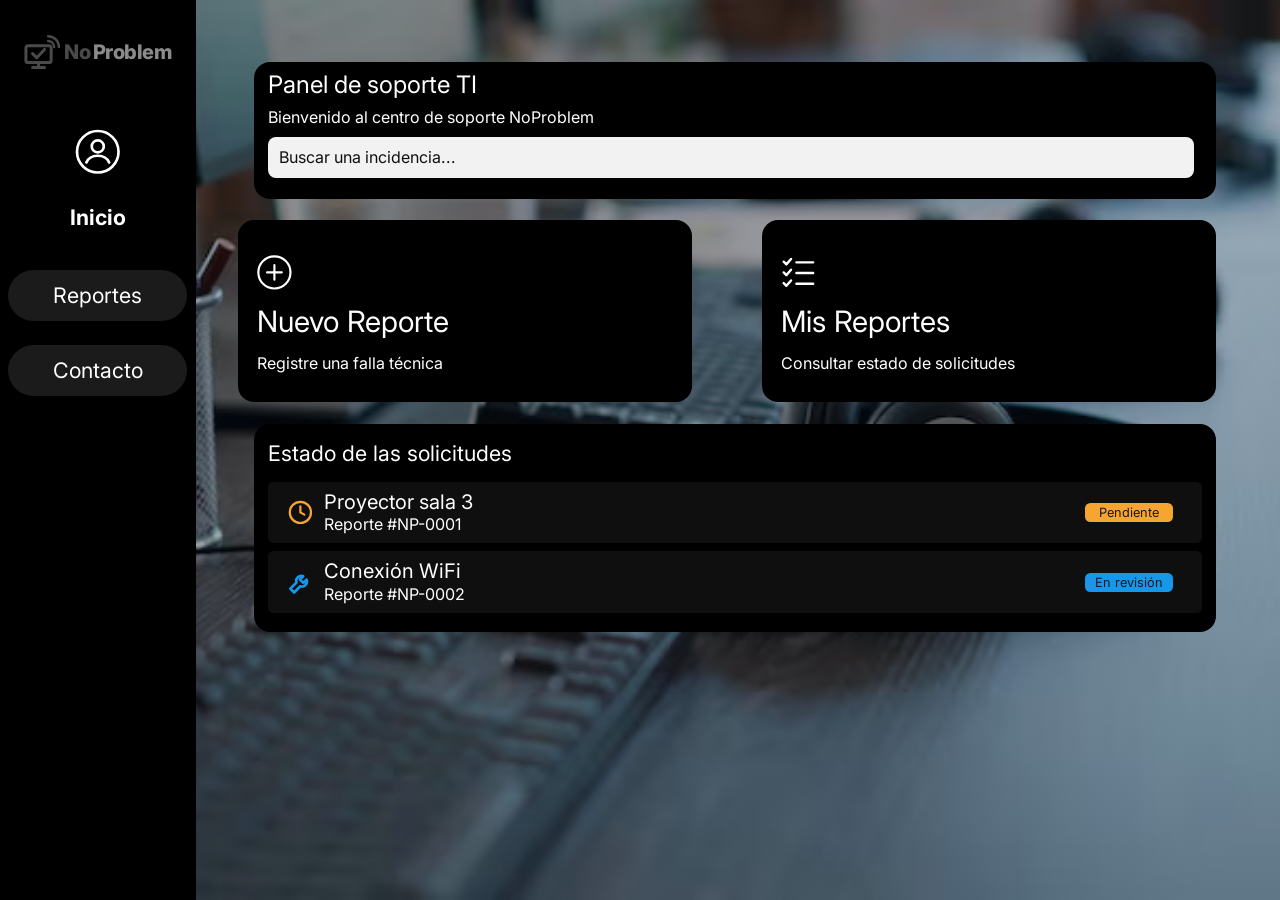
<file: index.html>
<!DOCTYPE html>
<html lang="es">
<head>
  <meta charset="UTF-8">
  <meta name="viewport" content="width=device-width, initial-scale=1.0">
  <title>Inicio – NoProblem</title>
  <link rel="preconnect" href="https://fonts.googleapis.com">
  <link rel="preconnect" href="https://fonts.gstatic.com" crossorigin>
  <link href="https://fonts.googleapis.com/css2?family=Inter:wght@400;700;800&display=swap" rel="stylesheet">
  <link rel="stylesheet" href="static/css/style.css">
</head>
<body class="fondo">
<div class="home">
  <aside class="lateral">
    <a class="logo" href="index.html" aria-label="NoProblem, inicio">
      <svg viewBox="0 0 62 58" fill="none" stroke="currentColor" stroke-width="5" stroke-linecap="round" stroke-linejoin="round" aria-hidden="true">
        <rect x="3" y="18" width="42" height="28" rx="4"/>
        <path d="M14 54h20M24 46v8"/>
        <path d="M14 31l7 7 13-14"/>
        <path d="M40 10a10 10 0 0 1 10 10M40 2a18 18 0 0 1 18 18" stroke-width="4"/>
      </svg>
      <span>No</span>Problem
    </a>
    <svg class="usuario" viewBox="0 0 34 34" fill="none" stroke="#fff" stroke-width="2" aria-hidden="true"><circle cx="17" cy="17" r="15.5"/><circle cx="17" cy="13" r="4.5"/><path d="M8.5 25c1.5-3.5 5-5 8.5-5s7 1.5 8.5 5" stroke-linecap="round"/></svg>
    <span class="actual" aria-current="page">Inicio</span>
    <a class="pill" href="pages/mis-reportes.html">Reportes</a>
    <a class="pill" href="pages/contacto.html">Contacto</a>
  </aside>

  <main class="panel">
    <section class="tarjeta bienvenida">
      <h1>Panel de soporte TI</h1>
      <p>Bienvenido al centro de soporte NoProblem</p>
      <input class="busqueda" type="search" placeholder="Buscar una incidencia..." aria-label="Buscar una incidencia">
    </section>

    <a class="tarjeta acceso" href="pages/nuevo-reporte.html">
      <svg viewBox="0 0 26 26" fill="none" stroke="#fff" stroke-width="1.6" stroke-linecap="round" aria-hidden="true"><circle cx="13" cy="13" r="12"/><path d="M13 7.5v11M7.5 13h11"/></svg>
      <strong>Nuevo Reporte</strong>
      <span>Registre una falla técnica</span>
    </a>

    <a class="tarjeta acceso" href="pages/mis-reportes.html">
      <svg viewBox="0 0 26 26" fill="none" stroke="#fff" stroke-width="1.8" stroke-linecap="round" stroke-linejoin="round" aria-hidden="true"><path d="M2 5l2 2 3.5-4M2 13l2 2 3.5-4M2 21l2 2 3.5-4M11.5 5.5H24M11.5 13.5H24M11.5 21.5H24"/></svg>
      <strong>Mis Reportes</strong>
      <span>Consultar estado de solicitudes</span>
    </a>

    <section class="tarjeta estado-solicitudes">
      <h2>Estado de las solicitudes</h2>
      <div class="fila">
        <svg viewBox="0 0 24 24" fill="none" stroke="#f7a531" stroke-width="2" stroke-linecap="round" aria-hidden="true"><circle cx="12" cy="12" r="9.5"/><path d="M12 6.5V12l3.5 2"/></svg>
        <div><b>Proyector sala 3</b><small>Reporte #NP-0001</small></div>
        <span class="etiqueta etiqueta--pendiente">Pendiente</span>
      </div>
      <div class="fila">
        <svg viewBox="0 0 24 24" fill="none" stroke="#1597ea" stroke-width="2.4" stroke-linecap="round" stroke-linejoin="round" aria-hidden="true"><path d="M14.5 6.5a4.5 4.5 0 0 0-6 5.6L3 17.6 6.4 21l5.5-5.5a4.5 4.5 0 0 0 5.6-6L14.6 12.4 11.6 9.4z"/></svg>
        <div><b>Conexión WiFi</b><small>Reporte #NP-0002</small></div>
        <span class="etiqueta etiqueta--revision">En revisión</span>
      </div>
    </section>
  </main>
</div>
</body>
</html>
</file>
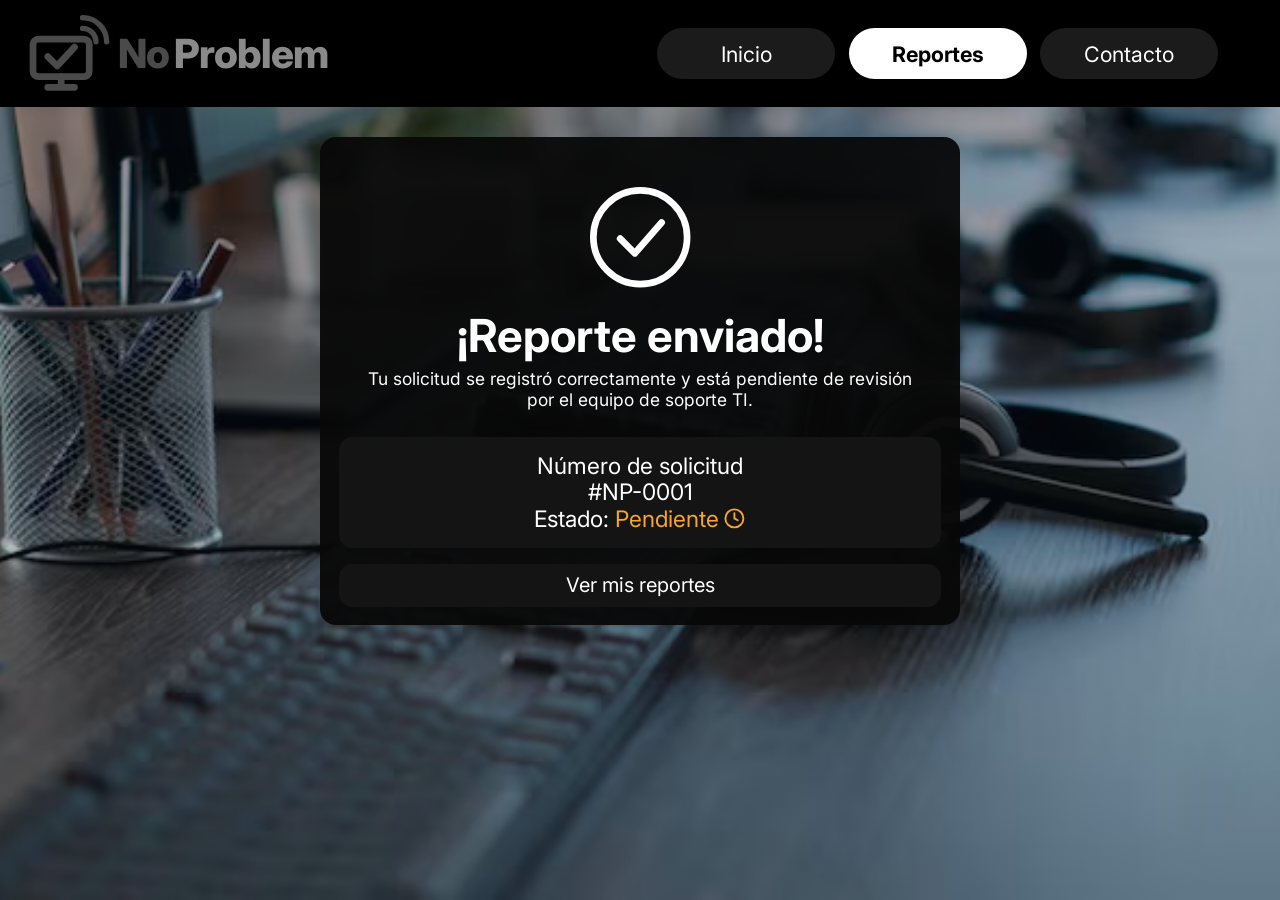
<file: pages/confirmacion.html>
<!DOCTYPE html>
<html lang="es">
<head>
  <meta charset="UTF-8">
  <meta name="viewport" content="width=device-width, initial-scale=1.0">
  <title>Reporte enviado – NoProblem</title>
  <link rel="preconnect" href="https://fonts.googleapis.com">
  <link rel="preconnect" href="https://fonts.gstatic.com" crossorigin>
  <link href="https://fonts.googleapis.com/css2?family=Inter:wght@400;700;800&display=swap" rel="stylesheet">
  <link rel="stylesheet" href="../static/css/style.css">
</head>
<body class="fondo">
<div class="pagina">
  <header class="barra">
    <a class="logo" href="../index.html" aria-label="NoProblem, inicio">
      <svg viewBox="0 0 62 58" fill="none" stroke="currentColor" stroke-width="5" stroke-linecap="round" stroke-linejoin="round" aria-hidden="true">
        <rect x="3" y="18" width="42" height="28" rx="4"/>
        <path d="M14 54h20M24 46v8"/>
        <path d="M14 31l7 7 13-14"/>
        <path d="M40 10a10 10 0 0 1 10 10M40 2a18 18 0 0 1 18 18" stroke-width="4"/>
      </svg>
      <span>No</span>Problem
    </a>
    <nav class="menu" aria-label="Principal">
      <a href="../index.html">Inicio</a>
      <a href="../pages/mis-reportes.html" aria-current="page">Reportes</a>
      <a href="../pages/contacto.html">Contacto</a>
    </nav>
  </header>

  <main class="contenido">
    <section class="tarjeta confirmacion">
      <svg class="check" viewBox="0 0 78 78" fill="none" stroke="#fff" stroke-width="5" stroke-linecap="round" stroke-linejoin="round" aria-hidden="true"><circle cx="39" cy="39" r="35"/><path d="M24 40l11 11 20-23"/></svg>
      <h1>¡Reporte enviado!</h1>
      <p>Tu solicitud se registró correctamente y está pendiente de revisión por el equipo de soporte TI.</p>

      <div class="resumen">
        Número de solicitud<br>
        #NP-0001<br>
        Estado: <span class="estado">Pendiente <svg viewBox="0 0 24 24" fill="none" stroke="#f7a531" stroke-width="2" stroke-linecap="round" aria-hidden="true"><circle cx="12" cy="12" r="9.5"/><path d="M12 6.5V12l3.5 2"/></svg></span>
      </div>

      <a class="btn" href="mis-reportes.html">Ver mis reportes</a>
    </section>
  </main>
</div>
</body>
</html>
</file>
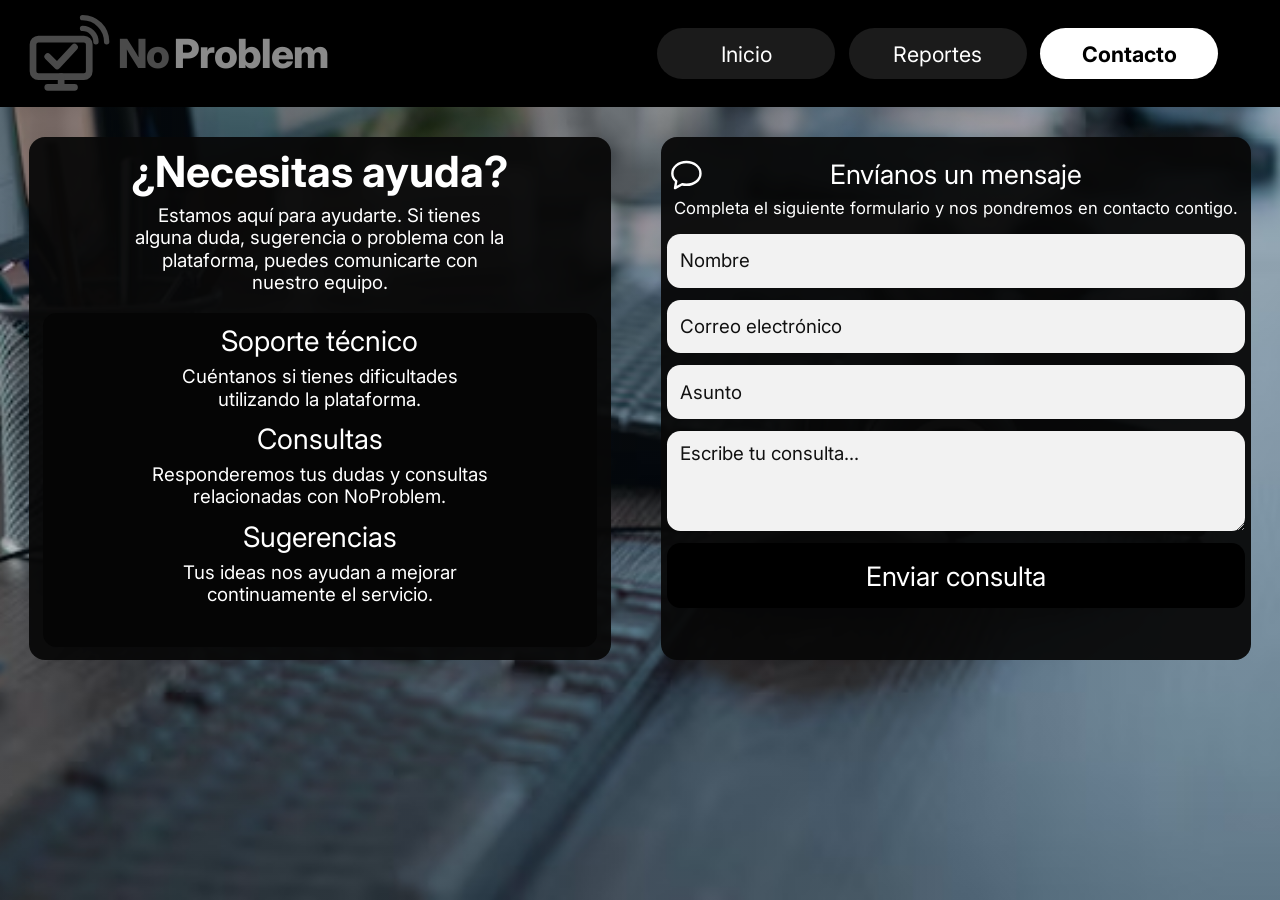
<file: pages/contacto.html>
<!DOCTYPE html>
<html lang="es">
<head>
  <meta charset="UTF-8">
  <meta name="viewport" content="width=device-width, initial-scale=1.0">
  <title>Contacto – NoProblem</title>
  <link rel="preconnect" href="https://fonts.googleapis.com">
  <link rel="preconnect" href="https://fonts.gstatic.com" crossorigin>
  <link href="https://fonts.googleapis.com/css2?family=Inter:wght@400;700;800&display=swap" rel="stylesheet">
  <link rel="stylesheet" href="../static/css/style.css">
</head>
<body class="fondo">
<div class="pagina">
  <header class="barra">
    <a class="logo" href="../index.html" aria-label="NoProblem, inicio">
      <svg viewBox="0 0 62 58" fill="none" stroke="currentColor" stroke-width="5" stroke-linecap="round" stroke-linejoin="round" aria-hidden="true">
        <rect x="3" y="18" width="42" height="28" rx="4"/>
        <path d="M14 54h20M24 46v8"/>
        <path d="M14 31l7 7 13-14"/>
        <path d="M40 10a10 10 0 0 1 10 10M40 2a18 18 0 0 1 18 18" stroke-width="4"/>
      </svg>
      <span>No</span>Problem
    </a>
    <nav class="menu" aria-label="Principal">
      <a href="../index.html">Inicio</a>
      <a href="../pages/mis-reportes.html">Reportes</a>
      <a href="../pages/contacto.html" aria-current="page">Contacto</a>
    </nav>
  </header>

  <main class="contenido">
    <div class="contacto">
      <section class="tarjeta ayuda">
        <h1>¿Necesitas ayuda?</h1>
        <p>Estamos aquí para ayudarte. Si tienes alguna duda, sugerencia o problema con la plataforma, puedes comunicarte con nuestro equipo.</p>

        <div class="temas">
          <h2>Soporte técnico</h2>
          <p>Cuéntanos si tienes dificultades utilizando la plataforma.</p>
          <h2>Consultas</h2>
          <p>Responderemos tus dudas y consultas relacionadas con NoProblem.</p>
          <h2>Sugerencias</h2>
          <p>Tus ideas nos ayudan a mejorar continuamente el servicio.</p>
        </div>
      </section>

      <section class="tarjeta mensaje">
        <svg class="icono" viewBox="0 0 26 26" fill="none" stroke="#fff" stroke-width="1.8" stroke-linejoin="round" aria-hidden="true"><path d="M13 3C7 3 2.5 6.8 2.5 11.5c0 2.3 1.1 4.4 2.9 5.9L4.5 22.5l5.300-2.9c1 .3 2.100.4 3.200.4 6 0 10.5-3.800 10.5-8.5S19 3 13 3z"/></svg>
        <form action="#">
          <h2>Envíanos un mensaje</h2>
          <p>Completa el siguiente formulario y nos pondremos en contacto contigo.</p>
          <input type="text" name="nombre" placeholder="Nombre" aria-label="Nombre">
          <input type="email" name="correo" placeholder="Correo electrónico" aria-label="Correo electrónico">
          <input type="text" name="asunto" placeholder="Asunto" aria-label="Asunto">
          <textarea name="consulta" placeholder="Escribe tu consulta..." aria-label="Consulta"></textarea>
          <button class="btn" type="submit">Enviar consulta</button>
        </form>
      </section>
    </div>
  </main>
</div>
</body>
</html>
</file>
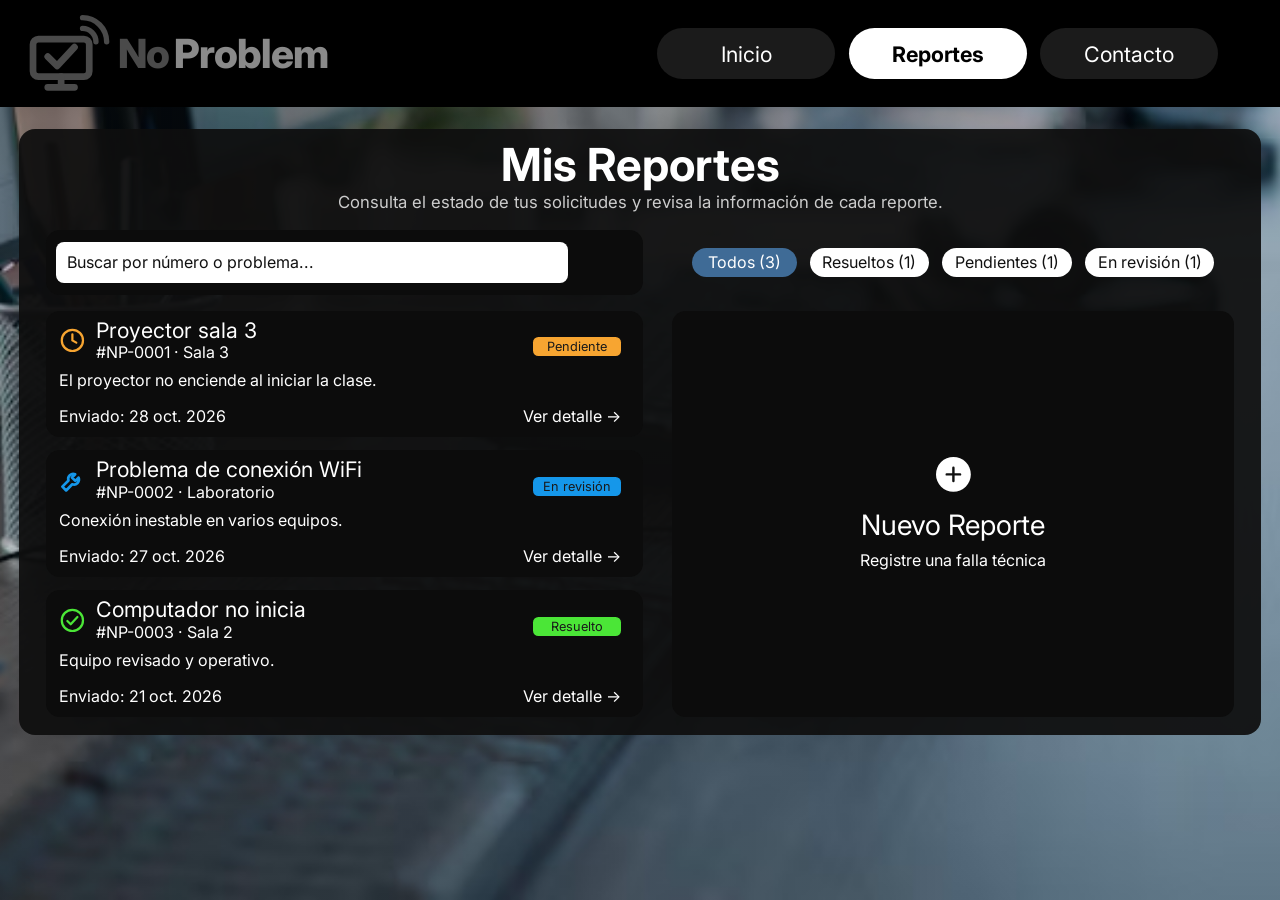
<file: pages/mis-reportes.html>
<!DOCTYPE html>
<html lang="es">
<head>
  <meta charset="UTF-8">
  <meta name="viewport" content="width=device-width, initial-scale=1.0">
  <title>Mis reportes – NoProblem</title>
  <link rel="preconnect" href="https://fonts.googleapis.com">
  <link rel="preconnect" href="https://fonts.gstatic.com" crossorigin>
  <link href="https://fonts.googleapis.com/css2?family=Inter:wght@400;700;800&display=swap" rel="stylesheet">
  <link rel="stylesheet" href="../static/css/style.css">
</head>
<body class="fondo">
<div class="pagina">
  <header class="barra">
    <a class="logo" href="../index.html" aria-label="NoProblem, inicio">
      <svg viewBox="0 0 62 58" fill="none" stroke="currentColor" stroke-width="5" stroke-linecap="round" stroke-linejoin="round" aria-hidden="true">
        <rect x="3" y="18" width="42" height="28" rx="4"/>
        <path d="M14 54h20M24 46v8"/>
        <path d="M14 31l7 7 13-14"/>
        <path d="M40 10a10 10 0 0 1 10 10M40 2a18 18 0 0 1 18 18" stroke-width="4"/>
      </svg>
      <span>No</span>Problem
    </a>
    <nav class="menu" aria-label="Principal">
      <a href="../index.html">Inicio</a>
      <a href="../pages/mis-reportes.html" aria-current="page">Reportes</a>
      <a href="../pages/contacto.html">Contacto</a>
    </nav>
  </header>

  <main class="contenido">
    <section class="tarjeta mis-reportes">
      <h1>Mis Reportes</h1>
      <p class="bajada">Consulta el estado de tus solicitudes y revisa la información de cada reporte.</p>

      <div class="mr-grid">
        <div class="buscador">
          <input type="search" placeholder="Buscar por número o problema..." aria-label="Buscar por número o problema">
        </div>

        <div class="filtros" role="group" aria-label="Filtrar por estado">
          <button class="activo" type="button">Todos (3)</button>
          <button type="button">Resueltos (1)</button>
          <button type="button">Pendientes (1)</button>
          <button type="button">En revisión (1)</button>
        </div>

        <div class="lista">
          <article class="item">
            <header>
              <svg viewBox="0 0 24 24" fill="none" stroke="#f7a531" stroke-width="2" stroke-linecap="round" aria-hidden="true"><circle cx="12" cy="12" r="9.5"/><path d="M12 6.5V12l3.5 2"/></svg>
              <div>
                <h2>Proyector sala 3</h2>
                <div class="meta">#NP-0001 · Sala 3</div>
              </div>
            </header>
            <span class="etiqueta etiqueta--pendiente">Pendiente</span>
            <p>El proyector no enciende al iniciar la clase.</p>
            <footer>
              <span>Enviado: 28 oct. 2026</span>
              <a href="#">Ver detalle →</a>
            </footer>
          </article>
          <article class="item">
            <header>
              <svg viewBox="0 0 24 24" fill="none" stroke="#1597ea" stroke-width="2.4" stroke-linecap="round" stroke-linejoin="round" aria-hidden="true"><path d="M14.5 6.5a4.5 4.5 0 0 0-6 5.6L3 17.6 6.4 21l5.5-5.5a4.5 4.5 0 0 0 5.6-6L14.6 12.4 11.6 9.4z"/></svg>
              <div>
                <h2>Problema de conexión WiFi</h2>
                <div class="meta">#NP-0002 · Laboratorio</div>
              </div>
            </header>
            <span class="etiqueta etiqueta--revision">En revisión</span>
            <p>Conexión inestable en varios equipos.</p>
            <footer>
              <span>Enviado: 27 oct. 2026</span>
              <a href="#">Ver detalle →</a>
            </footer>
          </article>
          <article class="item">
            <header>
              <svg viewBox="0 0 24 24" fill="none" stroke="#4be637" stroke-width="2" stroke-linecap="round" stroke-linejoin="round" aria-hidden="true"><circle cx="12" cy="12" r="9.5"/><path d="M7.5 12.5l3 3 6-6.5"/></svg>
              <div>
                <h2>Computador no inicia</h2>
                <div class="meta">#NP-0003 · Sala 2</div>
              </div>
            </header>
            <span class="etiqueta etiqueta--resuelto">Resuelto</span>
            <p>Equipo revisado y operativo.</p>
            <footer>
              <span>Enviado: 21 oct. 2026</span>
              <a href="#">Ver detalle →</a>
            </footer>
          </article>
        </div>

        <a class="cta" href="../pages/nuevo-reporte.html">
          <svg viewBox="0 0 26 26" aria-hidden="true"><circle cx="13" cy="13" r="13" fill="#fff"/><path d="M13 8v10M8 13h10" stroke="#111" stroke-width="1.8" stroke-linecap="round"/></svg>
          <strong>Nuevo Reporte</strong>
          <span>Registre una falla técnica</span>
        </a>
      </div>
    </section>
  </main>
</div>
</body>
</html>
</file>
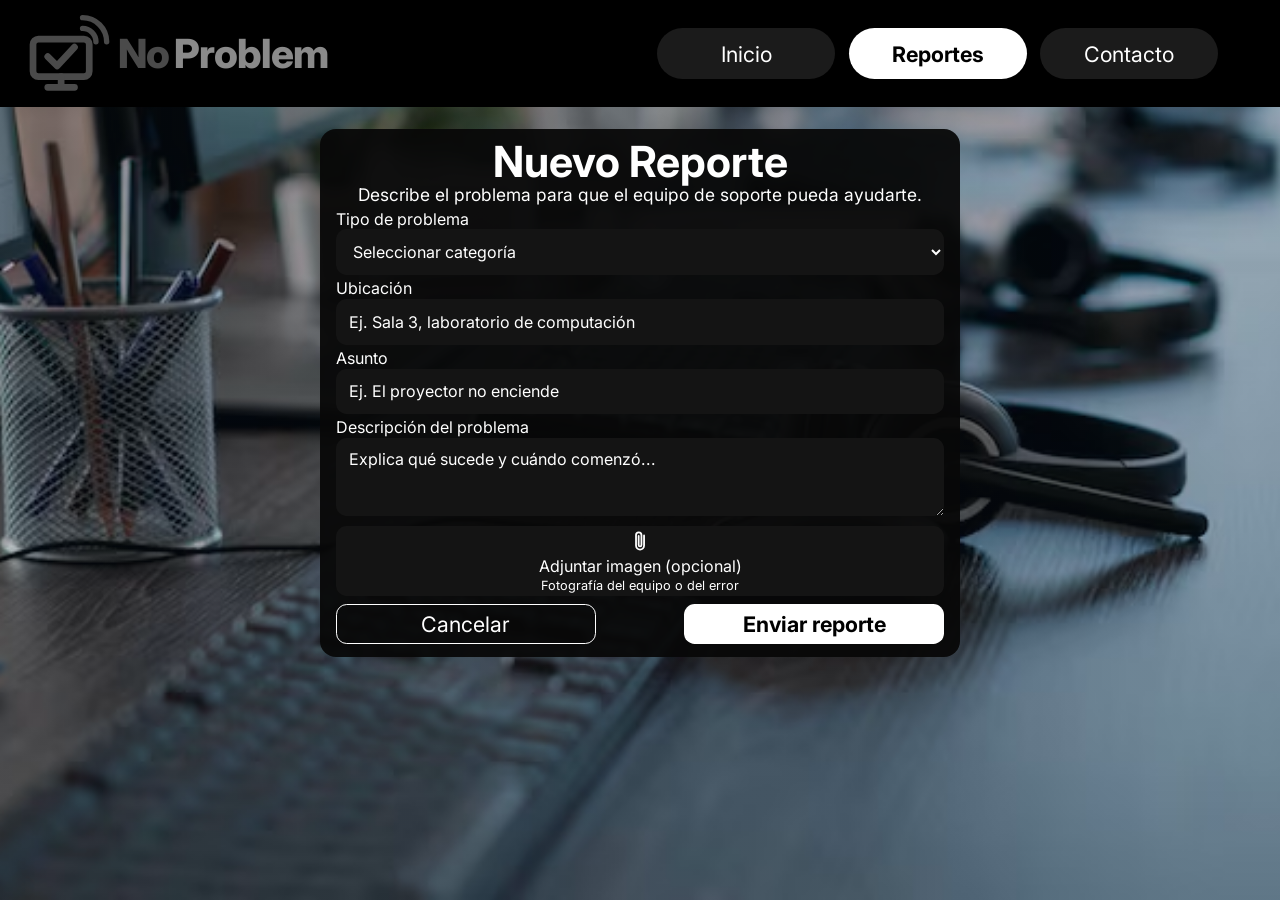
<file: pages/nuevo-reporte.html>
<!DOCTYPE html>
<html lang="es">
<head>
  <meta charset="UTF-8">
  <meta name="viewport" content="width=device-width, initial-scale=1.0">
  <title>Nuevo reporte – NoProblem</title>
  <link rel="preconnect" href="https://fonts.googleapis.com">
  <link rel="preconnect" href="https://fonts.gstatic.com" crossorigin>
  <link href="https://fonts.googleapis.com/css2?family=Inter:wght@400;700;800&display=swap" rel="stylesheet">
  <link rel="stylesheet" href="../static/css/style.css">
</head>
<body class="fondo">
<div class="pagina">
  <header class="barra">
    <a class="logo" href="../index.html" aria-label="NoProblem, inicio">
      <svg viewBox="0 0 62 58" fill="none" stroke="currentColor" stroke-width="5" stroke-linecap="round" stroke-linejoin="round" aria-hidden="true">
        <rect x="3" y="18" width="42" height="28" rx="4"/>
        <path d="M14 54h20M24 46v8"/>
        <path d="M14 31l7 7 13-14"/>
        <path d="M40 10a10 10 0 0 1 10 10M40 2a18 18 0 0 1 18 18" stroke-width="4"/>
      </svg>
      <span>No</span>Problem
    </a>
    <nav class="menu" aria-label="Principal">
      <a href="../index.html">Inicio</a>
      <a href="../pages/mis-reportes.html" aria-current="page">Reportes</a>
      <a href="../pages/contacto.html">Contacto</a>
    </nav>
  </header>

  <main class="contenido">
    <form class="tarjeta reporte" action="../pages/confirmacion.html">
      <h1>Nuevo Reporte</h1>
      <p class="bajada">Describe el problema para que el equipo de soporte pueda ayudarte.</p>

      <label class="campo">
        <span>Tipo de problema</span>
        <select name="tipo" required>
          <option value="" selected disabled>Seleccionar categoría</option>
          <option>Proyector</option>
          <option>Computador</option>
          <option>Conexión a internet</option>
          <option>Otro</option>
        </select>
      </label>

      <label class="campo">
        <span>Ubicación</span>
        <input type="text" name="ubicacion" placeholder="Ej. Sala 3, laboratorio de computación">
      </label>

      <label class="campo">
        <span>Asunto</span>
        <input type="text" name="asunto" placeholder="Ej. El proyector no enciende">
      </label>

      <label class="campo">
        <span>Descripción del problema</span>
        <textarea name="descripcion" placeholder="Explica qué sucede y cuándo comenzó..."></textarea>
      </label>

      <label class="adjuntar">
        <svg viewBox="0 0 24 24" fill="none" stroke="#fff" stroke-width="1.8" stroke-linecap="round" stroke-linejoin="round" aria-hidden="true"><path d="M16 6.5v10a4 4 0 0 1-8 0V6a2.7 2.7 0 0 1 5.4 0v10a1.4 1.4 0 0 1-2.8 0V7"/></svg>
        Adjuntar imagen (opcional)
        <small>Fotografía del equipo o del error</small>
        <input type="file" name="imagen" accept="image/*">
      </label>

      <div class="acciones">
        <a class="btn btn--secundario" href="../index.html">Cancelar</a>
        <button class="btn btn--primario" type="submit">Enviar reporte</button>
      </div>
    </form>
  </main>
</div>
</body>
</html>
</file>
<file: static/css/style.css>
*,
*::before,
*::after { box-sizing: border-box; }

:root {
  --negro: #000;
  --panel: rgba(8, 8, 8, 0.94);      /* tarjetas principales */
  --panel-2: #141414;                /* cajas internas / inputs oscuros */
  --pill: #1b1b1b;                   /* botones del menú superior */
  --claro: #f2f2f2;                  /* inputs y pills claros */
  --texto: #fff;
  --texto-suave: #8d8d8d;
  --naranja: #f7a531;
  --azul: #1597ea;
  --verde: #4be637;
  --filtro-activo: #3f6b96;
  --radio: 0.75rem;
}

/* Escala global: todo el diseño está en rem.
   1rem = 16px en el frame original de Figma (956 × 500) y crece
   en proporción a la ventana, con un mínimo de 16px y un máximo de 32px.
   Para agrandar o achicar todo, cambia solo esta línea. */
html { font-size: clamp(16px, min(1.674vw, 3.2vh), 32px); }

html, body { height: 100%; }

body {
  margin: 0;
  font-family: "Inter", system-ui, -apple-system, "Segoe UI", sans-serif;
  color: var(--texto);
  background: var(--negro);
}

a { color: inherit; text-decoration: none; }
h1, h2, h3, p { margin: 0; }
button, input, select, textarea { font: inherit; color: inherit; }
svg { display: block; }

/* ---------- Fondo fotográfico ----------
   Guarda la foto del laboratorio como img/fondo.jpg.
   Si no existe, se ve el degradado azul de respaldo. */
.fondo {
  background:
    linear-gradient(rgba(10, 25, 45, 0.25), rgba(10, 25, 45, 0.25)),
    url("../images/fondo.avif") center / cover no-repeat,
    linear-gradient(135deg, #0d1a2b 0%, #5f7f9f 45%, #c9d6e2 60%, #1b2e45 100%);
}

/* ---------- Layout con barra superior ---------- */
.pagina {
  min-height: 100vh;
  display: flex;
  flex-direction: column;
}

.barra {
  background: var(--negro);
  height: 5rem;
  padding: 0 2.875rem 0 1.375rem;
  display: flex;
  align-items: center;
  justify-content: space-between;
  gap: 1rem;
}

.logo {
  display: inline-flex;
  align-items: center;
  gap: 0.25rem;
  font-weight: 800;
  font-size: 1.875rem;
  letter-spacing: -1px;
  color: #8a8a8a;
}
.logo span { color: #4a4a4a; }
.logo svg { width: 3.875rem; height: 3.625rem; color: #4a4a4a; }

.menu { display: flex; gap: 0.625rem; }
.menu a {
  width: 8.3125rem;
  height: 2.375rem;
  display: grid;
  place-items: center;
  background: var(--pill);
  border-radius: 999px;
  font-size: 1rem;
}
.menu a:hover { background: #2b2b2b; }
/* Página activa: resaltada en blanco (mejora de auditoría IA) */
.menu a[aria-current="page"] { background: #fff; color: #000; font-weight: 700; }

.contenido {
  flex: 1;
  display: flex;
  justify-content: center;
  align-items: flex-start;
  padding: 1rem 0.875rem 1.5rem;
}

/* ---------- Tarjeta base ---------- */
.tarjeta {
  background: var(--panel);
  border-radius: var(--radio);
}

/* ---------- Botones ---------- */
.btn {
  display: grid;
  place-items: center;
  height: 1.875rem;
  border: 0;
  border-radius: 0.5rem;
  background: var(--panel-2);
  font-size: 1rem;
  cursor: pointer;
}
.btn:hover { filter: brightness(1.35); }
.btn--gris { background: #8b8b8b; }
/* Jerarquía de botones (mejora de auditoría IA) */
.btn--primario { background: #fff; color: #000; font-weight: 700; }
.btn--secundario { background: transparent; color: #fff; border: 1px solid #fff; }

/* ==========================================================
   NUEVO REPORTE
   ========================================================== */
.reporte {
  width: 29.875rem;
  max-width: 100%;
  padding: 0.5rem 0.75rem 0.625rem;
}
.reporte h1 {
  font-size: 2rem;
  font-weight: 700;
  text-align: center;
  line-height: 1.05;
}
.reporte .bajada {
  font-size: 0.8125rem;
  text-align: center;
  margin-bottom: 0.25rem;
}
.campo { display: block; margin-bottom: 0.25rem; }
.campo > span {
  display: block;
  font-size: 0.75rem;
  line-height: 1;
  margin-bottom: 0.125rem;
}
.campo input,
.campo select,
.campo textarea {
  width: 100%;
  height: 2.125rem;
  padding: 0 0.625rem;
  border: 0;
  border-radius: 0.5rem;
  background: var(--panel-2);
  font-size: 0.75rem;
  outline: none;
}
.campo textarea {
  height: 3.625rem;
  padding-top: 0.5rem;
  resize: vertical;
}
.campo ::placeholder { color: #fff; opacity: 1; }
.campo input:focus,
.campo select:focus,
.campo textarea:focus { box-shadow: 0 0 0 1px #5a5a5a; }

.adjuntar {
  display: flex;
  flex-direction: column;
  align-items: center;
  justify-content: center;
  gap: 0.125rem;
  height: 3.25rem;
  border-radius: 0.5rem;
  background: var(--panel-2);
  font-size: 0.75rem;
  cursor: pointer;
  margin-bottom: 0.375rem;
}
.adjuntar small { font-size: 0.5938rem; }
.adjuntar input { display: none; }
.adjuntar svg { width: 1.125rem; height: 1.125rem; }

.acciones {
  display: grid;
  grid-template-columns: 1fr 1fr;
  gap: 4.125rem;
}

/* ==========================================================
   CONFIRMACIÓN
   ========================================================== */
.confirmacion {
  width: 29.875rem;
  max-width: 100%;
  margin-top: 0.375rem;
  padding: 2.25rem 0.875rem 0.875rem;
  text-align: center;
}
.confirmacion .check { width: 4.875rem; height: 4.875rem; margin: 0 auto 0.875rem; }
.confirmacion h1 { font-size: 2.125rem; font-weight: 700; }
.confirmacion > p { font-size: 0.8125rem; max-width: 26.25rem; margin: 0.25rem auto 1.25rem; }
.resumen {
  background: var(--panel-2);
  border-radius: 0.625rem;
  padding: 0.75rem;
  font-size: 1.0625rem;
  line-height: 1.15;
  margin-bottom: 0.75rem;
}
.resumen .estado {
  color: var(--naranja);
  display: inline-flex;
  align-items: center;
  gap: 0.1875rem;
}
.resumen .estado svg { width: 1.0625rem; height: 1.0625rem; }
.confirmacion .btn { height: 2rem; font-size: 0.9375rem; border-radius: 0.625rem; }

/* ==========================================================
   CONTACTO
   ========================================================== */
.contacto {
  display: grid;
  grid-template-columns: 27.125rem 27.5rem;
  gap: 2.375rem;
  max-width: 100%;
  margin-top: 0.375rem;
}
.ayuda { padding: 0.375rem 0.625rem 0.625rem; text-align: center; }
.ayuda h1 { font-size: 2rem; font-weight: 700; }
.ayuda > p { font-size: 0.875rem; line-height: 1.2; max-width: 17.5rem; margin: 0.375rem auto 0.875rem; }
.ayuda .temas {
  background: #050505;
  border-radius: 0.625rem;
  padding: 0.375rem 0.75rem 1.375rem;
}
.temas h2 { font-size: 1.3125rem; font-weight: 400; margin-top: 0.125rem; }
.temas p { font-size: 0.875rem; line-height: 1.2; max-width: 16.875rem; margin: 0.375rem auto 0.5rem; }

.mensaje { padding: 0.625rem 0.25rem 0.375rem; position: relative; text-align: center; }
.mensaje .icono { position: absolute; left: 0.375rem; top: 1rem; width: 1.625rem; height: 1.625rem; }
.mensaje h2 { font-size: 1.25rem; font-weight: 400; margin-top: 0.375rem; }
.mensaje > form > p,
.mensaje > p { font-size: 0.7812rem; margin: 0.375rem 0 0.75rem; }
.mensaje input,
.mensaje textarea {
  display: block;
  width: 100%;
  height: 2.5rem;
  margin-bottom: 0.5625rem;
  padding: 0 0.625rem;
  border: 0;
  border-radius: 0.625rem;
  background: var(--claro);
  color: #111;
  font-size: 0.875rem;
  outline: none;
}
.mensaje textarea { height: 4.6875rem; padding-top: 0.5rem; resize: vertical; }
.mensaje ::placeholder { color: #111; opacity: 1; }
.mensaje .btn { width: 100%; height: 3rem; background: #000; font-size: 1.25rem; border-radius: 0.625rem; }

/* ==========================================================
   MIS REPORTES
   ========================================================== */
.mis-reportes {
  width: 100%;
  max-width: 58rem;
  padding: 0.375rem 1.25rem 0.875rem;
  background: rgba(14, 14, 14, 0.93);
}
.mis-reportes h1 { font-size: 2.125rem; font-weight: 700; text-align: center; }
.mis-reportes .bajada {
  font-size: 0.7812rem;
  text-align: center;
  color: #ccc;
  margin-bottom: 0.875rem;
}
.mr-grid {
  display: grid;
  grid-template-columns: 27.875rem 1fr;
  gap: 0.75rem 1.375rem;
}
.buscador {
  background: #0c0c0c;
  border-radius: 0.625rem;
  padding: 0.5625rem 3.5rem 0.5625rem 0.5rem;
}
.buscador input,
.busqueda {
  width: 100%;
  height: 1.875rem;
  padding: 0 0.5rem;
  border: 0;
  border-radius: 0.375rem;
  background: #fff;
  color: #111;
  font-size: 0.75rem;
  outline: none;
}
.buscador ::placeholder, .busqueda::placeholder { color: #111; opacity: 1; }

.filtros {
  display: flex;
  justify-content: center;
  align-items: center;
  gap: 0.6rem;
}
.filtros button {
  min-width: 4.875rem;
  padding: 0 0.6rem;
  white-space: nowrap;
  height: 1.375rem;
  border: 0;
  border-radius: 999px;
  background: #fff;
  color: #111;
  font-size: 0.75rem;
  cursor: pointer;
}
.filtros button.activo { background: var(--filtro-activo); color: #fff; }

.lista { display: grid; gap: 0.625rem; align-content: start; }
.item {
  position: relative;
  background: #0c0c0c;
  border-radius: 0.625rem;
  padding: 0.375rem 1rem 0.5rem 0.625rem;
}
.item header { display: flex; gap: 0.5rem; align-items: center; }
.item header svg { width: 1.25rem; height: 1.25rem; flex: none; }
.item h2 { font-size: 1rem; font-weight: 400; line-height: 1.1; }
.item .meta { font-size: 0.75rem; }
.item p { font-size: 0.75rem; margin: 0.375rem 0 0.75rem; }
.item footer {
  display: flex;
  justify-content: space-between;
  font-size: 0.75rem;
}
.item footer a { font-size: 0.75rem; }

.etiqueta {
  display: inline-grid;
  place-items: center;
  width: 4.125rem;
  height: 0.875rem;
  border-radius: 0.25rem;
  font-size: 0.5938rem;
  color: #1a1a1a;
}
.etiqueta--pendiente { background: var(--naranja); }
.etiqueta--revision  { background: var(--azul); }
.etiqueta--resuelto  { background: var(--verde); }
.item .etiqueta { position: absolute; right: 1rem; top: 1.25rem; }

.cta {
  display: flex;
  flex-direction: column;
  align-items: center;
  justify-content: center;
  gap: 0.375rem;
  min-height: 15.625rem;
  background: #0c0c0c;
  border-radius: 0.625rem;
  text-align: center;
}
.cta svg { width: 1.625rem; height: 1.625rem; margin-bottom: 0.375rem; }
.cta strong { font-size: 1.3125rem; font-weight: 400; }
.cta span { font-size: 0.75rem; }
.cta:hover { background: #151515; }

/* ==========================================================
   HOME (panel con barra lateral)
   ========================================================== */
.home {
  min-height: 100vh;
  display: grid;
  grid-template-columns: 9.125rem 1fr;
}
.lateral {
  background: var(--negro);
  padding: 1.625rem 0.375rem;
  display: flex;
  flex-direction: column;
  align-items: center;
}
.lateral .logo { font-size: 0.9375rem; letter-spacing: -0.5px; gap: 0.125rem; }
.lateral .logo svg { width: 1.75rem; height: 1.625rem; }
.lateral .usuario { width: 2.125rem; height: 2.125rem; margin: 2.75rem 0 1.375rem; }
.lateral .actual { font-size: 1rem; color: #fff; font-weight: 700; margin-bottom: 1.875rem; }
.lateral .pill {
  width: 100%;
  height: 2.375rem;
  display: grid;
  place-items: center;
  margin-bottom: 1.125rem;
  background: var(--pill);
  color: #fff;
  border-radius: 999px;
  font-size: 1rem;
}
.lateral .pill:hover { background: #2b2b2b; }

.panel {
  padding: 2.875rem 3rem 1.5rem 2rem;
  display: grid;
  grid-template-columns: 1fr 1fr;
  gap: 1rem 3.25rem;
  align-content: start;
}
.panel .tarjeta { background: #000; }
.bienvenida { grid-column: 1 / -1; margin-left: 0.75rem; padding: 0.375rem 1rem 1rem 0.625rem; }
.bienvenida h1 { font-size: 1.125rem; font-weight: 400; }
.bienvenida p { font-size: 0.75rem; margin: 0.375rem 0 0.5rem; }
.bienvenida .busqueda { background: var(--claro); }

.acceso { padding: 1.625rem 0.875rem 1.375rem; min-height: 7.875rem; display: block; }
.acceso:hover { background: #111 !important; }
.acceso svg { width: 1.625rem; height: 1.625rem; margin-bottom: 0.625rem; }
.acceso strong { display: block; font-size: 1.375rem; font-weight: 400; }
.acceso span { display: block; font-size: 0.75rem; margin-top: 0.625rem; }

.estado-solicitudes { grid-column: 1 / -1; margin-left: 0.75rem; padding: 0.75rem 0.625rem 0.5rem; }
.estado-solicitudes h2 { font-size: 1rem; font-weight: 400; margin-bottom: 0.75rem; }
.fila {
  display: flex;
  align-items: center;
  gap: 0.5rem;
  height: 2.875rem;
  padding: 0 1.375rem 0 0.875rem;
  margin-bottom: 0.375rem;
  background: #0f0f0f;
  border-radius: 0.25rem;
}
.fila svg { width: 1.25rem; height: 1.25rem; flex: none; }
.fila div { flex: 1; line-height: 1; }
.fila b { display: block; font-size: 0.9375rem; font-weight: 400; }
.fila small { font-size: 0.75rem; }

/* ==========================================================
   Responsive
   ========================================================== */
@media (max-width: 940px) {
  .contacto { grid-template-columns: 1fr; gap: 1rem; width: 29.875rem; }
  .mr-grid { grid-template-columns: 1fr; }
  .filtros { order: -1; flex-wrap: wrap; }
}
@media (max-width: 640px) {
  .barra { height: auto; padding: 0.625rem 0.875rem; flex-direction: column; }
  .logo { font-size: 1.5rem; }
  .logo svg { width: 2.875rem; height: 2.75rem; }
  .menu a { width: auto; padding: 0 1.125rem; }
  .acciones { gap: 0.75rem; }
  .home { grid-template-columns: 1fr; }
  .lateral { flex-direction: row; flex-wrap: wrap; justify-content: center; gap: 0.625rem; padding: 0.75rem; }
  .lateral .usuario, .lateral .actual { margin: 0; }
  .lateral .pill { width: auto; padding: 0 1.125rem; margin: 0; }
  .panel { grid-template-columns: 1fr; padding: 1rem; }
  .bienvenida, .estado-solicitudes { margin-left: 0; }
}
</file>
